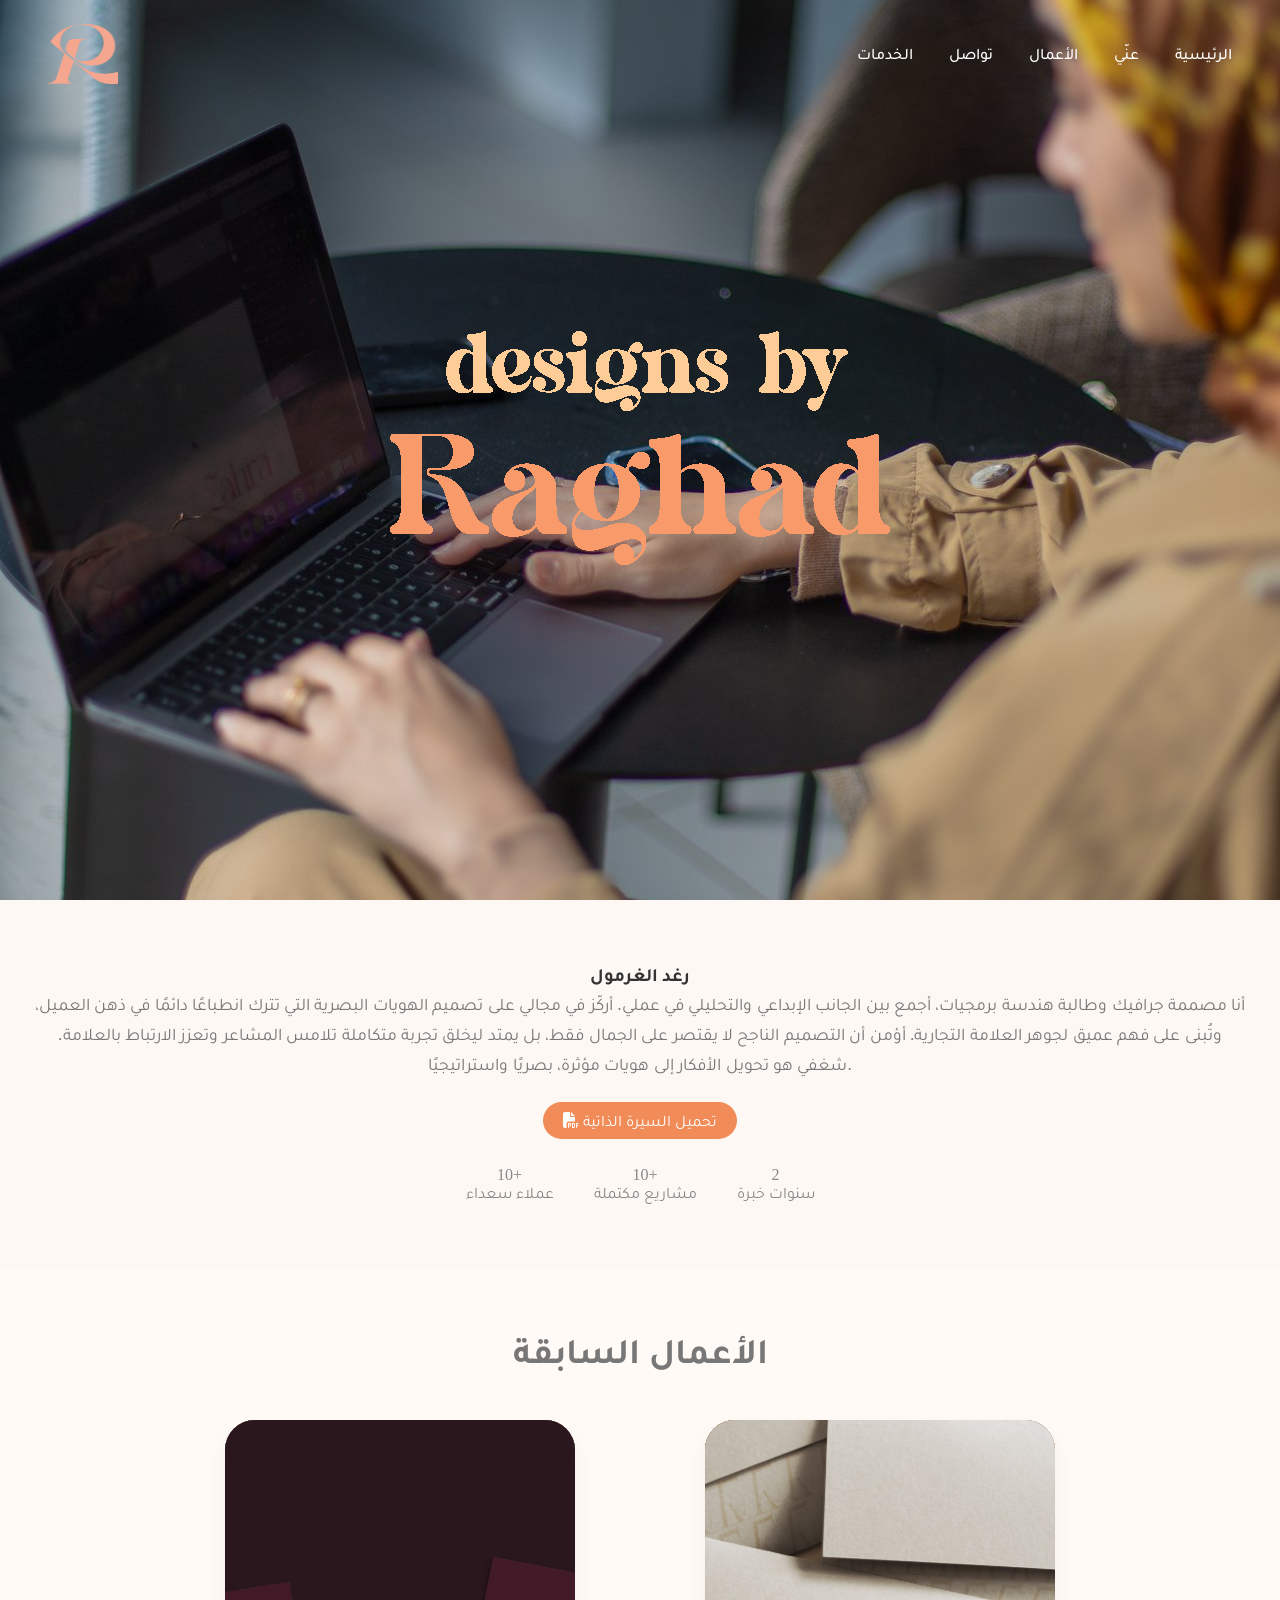
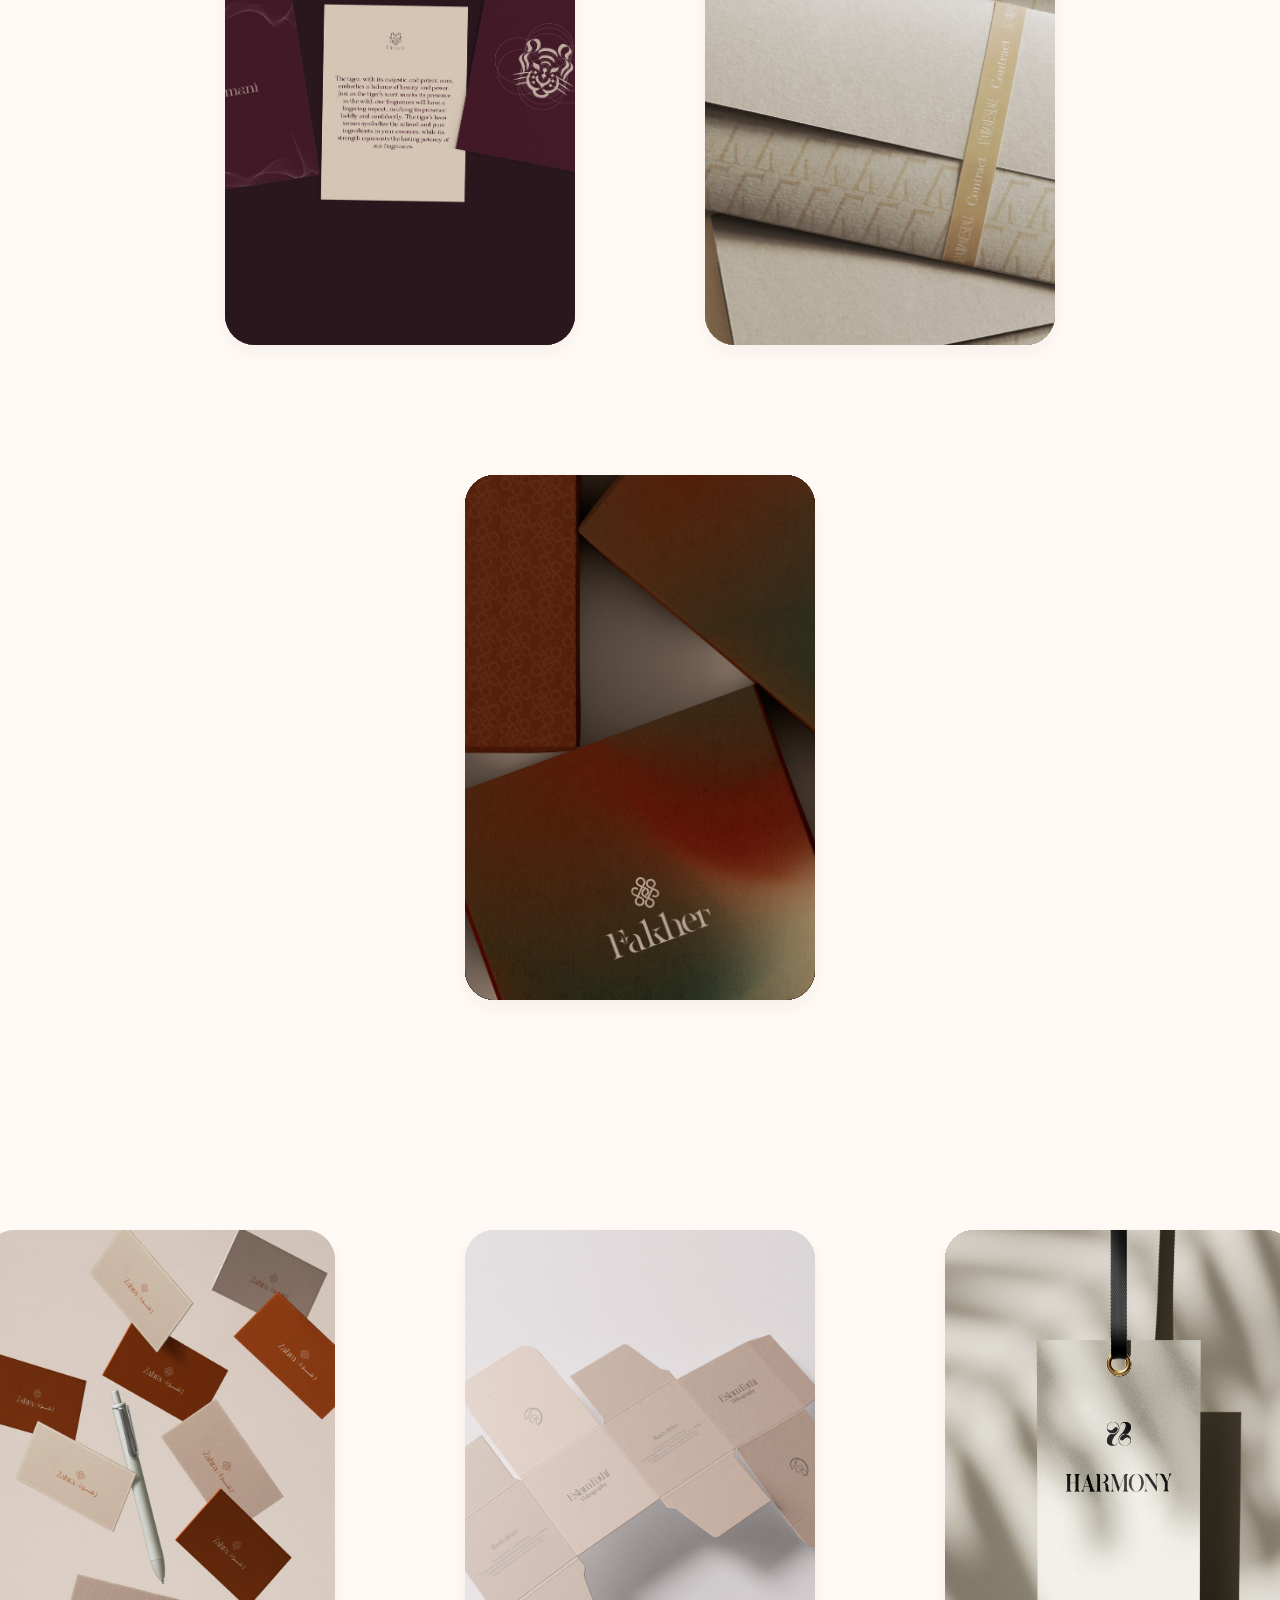
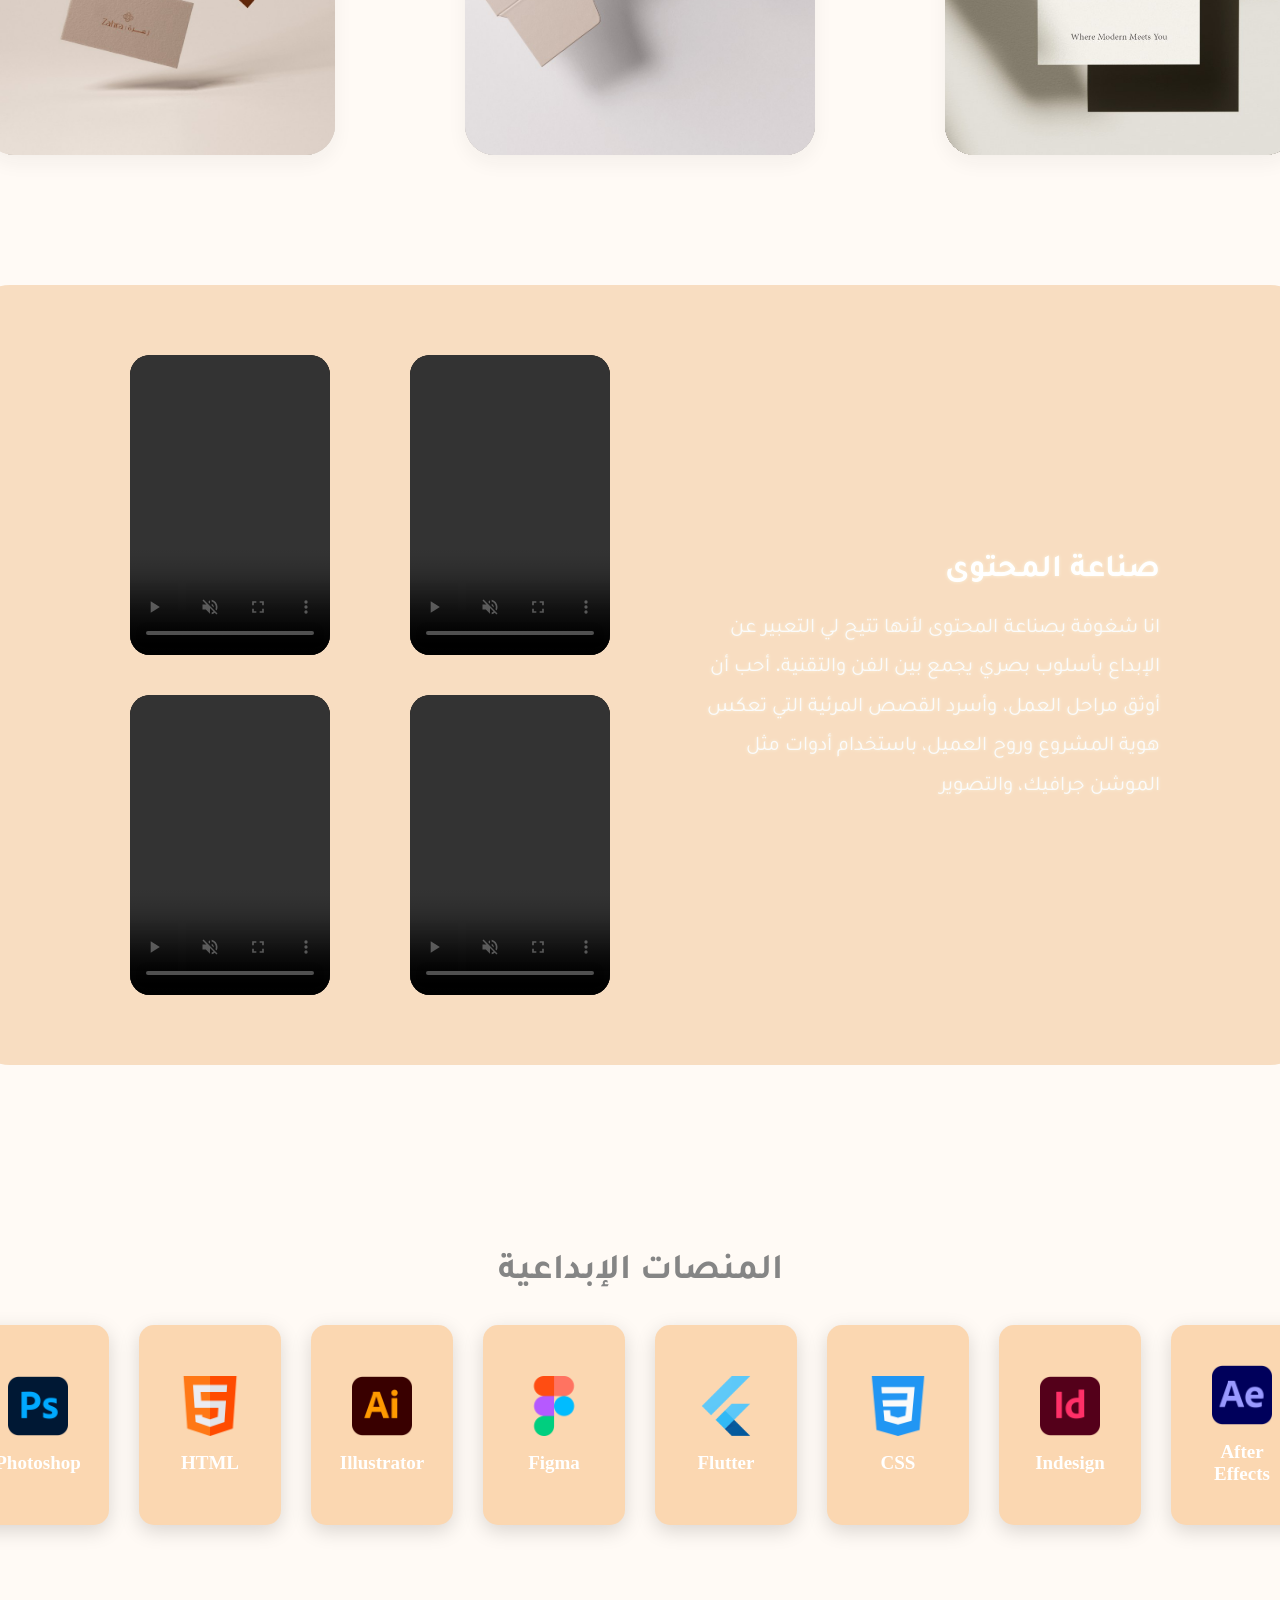
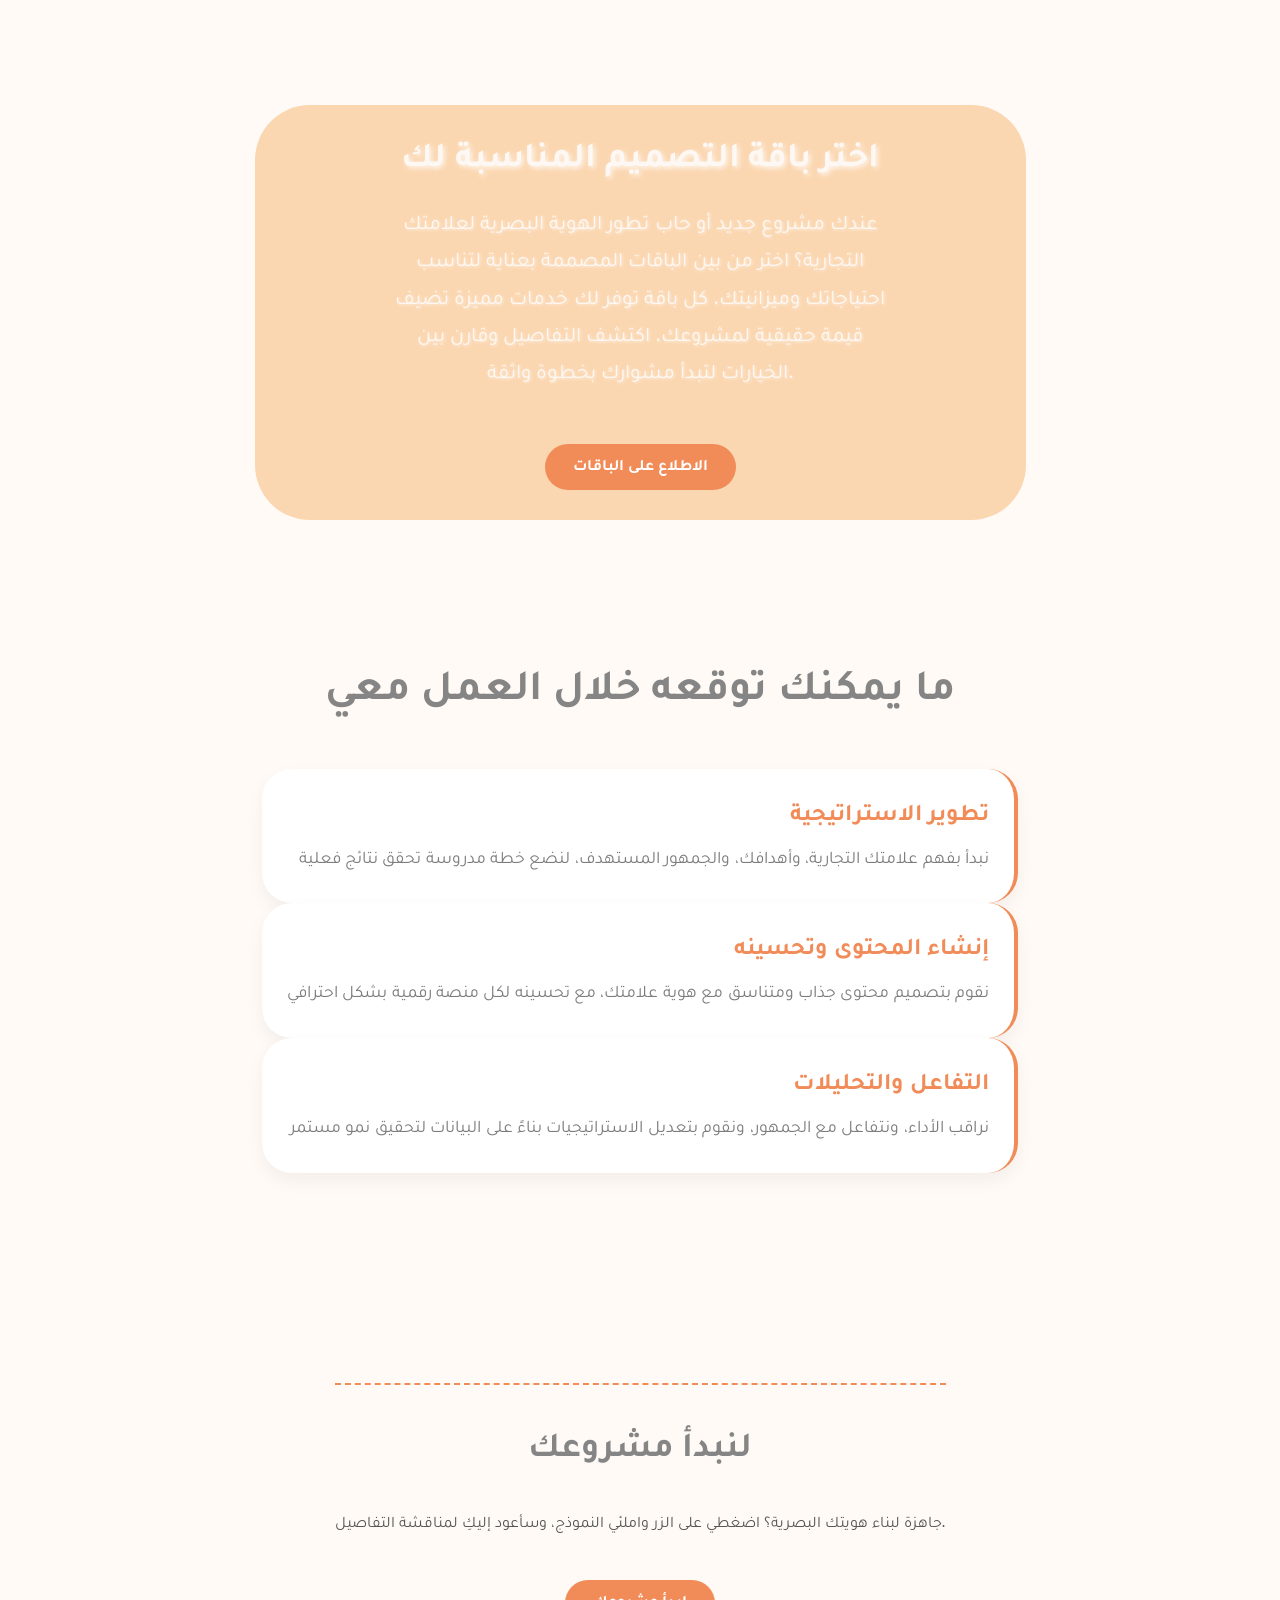
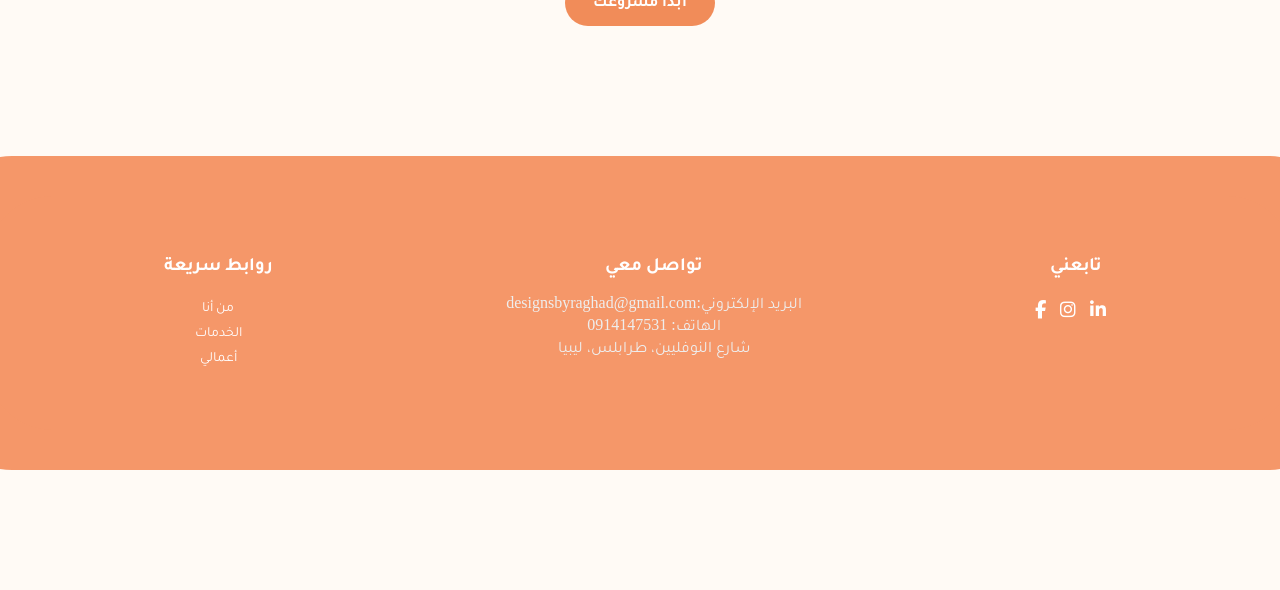
<file: index.html>
<!DOCTYPE html>
<html lang="ar">

<head>
  <meta charset="UTF-8">
  <meta name="viewport" content="width=device-width, initial-scale=1.0">
  <title>رغد الغرمول | مصممة جرافيك — DesignsbyRaghad</title>
  <meta name="description" content="رغد الغرمول — مصممة جرافيك متخصصة في تصميم الهويات البصرية للعلامات التجارية. اطّلعي على أعمالي وابدئي مشروعك.">
  <!-- Social preview (after deploy, change og:image to the full https URL of the image) -->
  <meta property="og:title" content="رغد الغرمول | مصممة جرافيك — DesignsbyRaghad">
  <meta property="og:description" content="تصميم هويات بصرية تترك انطباعًا دائمًا. اطّلعي على أعمالي وابدئي مشروعك.">
  <meta property="og:image" content="images/Untitled-1.png">
  <meta property="og:type" content="website">
  <link rel="stylesheet" href="styles.css">
  <link rel="stylesheet" href="https://cdnjs.cloudflare.com/ajax/libs/font-awesome/6.5.0/css/all.min.css">
<link href="https://fonts.googleapis.com/css2?family=Tajawal:wght@400;700&display=swap" rel="stylesheet">
</head>

<body>
<header class="topbar">
  <div class="logo">
    <img src="images/Untitled-2.png" alt="شعار الموقع">

  </div>
  <nav id="main-nav">
    <a href="#hero">الرئيسية</a>
    <a href="#about">عنّي</a>
    <a href="#portfolio">الأعمال</a>
    <a href="#contact">تواصل</a>
    <a href="#packages-section">الخدمات</a>

  </nav>
  <button class="nav-toggle" id="nav-toggle" aria-label="فتح القائمة" aria-expanded="false" aria-controls="main-nav">
    <span></span>
    <span></span>
    <span></span>
  </button>
</header>

    <!-- all your sections go here -->
  <!-- Hero Section -->
   
  <section id="hero" class="hero-banner">
    <div class="hero-content">
      <div class="logo_hero">
        <img src="images/Untitled-1.png" alt="شعار الموقع">
      </div>
    </div>
  </section>

  <section id="about" class="about-section">
    <div class="about-container">
      <div class="about-image">
      </div>
      <div class="about-text">
        <h3>رغد الغرمول</h3>
        <p>
          أنا مصممة جرافيك وطالبة هندسة برمجيات، أجمع بين الجانب الإبداعي والتحليلي في عملي. أركّز في مجالي على تصميم
          الهويات البصرية التي تترك انطباعًا دائمًا في ذهن العميل، وتُبنى على فهم عميق لجوهر العلامة التجارية. أؤمن أن
          التصميم الناجح لا يقتصر على الجمال فقط، بل يمتد ليخلق تجربة متكاملة تلامس المشاعر وتعزز الارتباط بالعلامة.
          شغفي هو تحويل الأفكار إلى هويات مؤثرة، بصريًا واستراتيجيًا. </p>
        <a href="Screenshot 2025-05-29 at 7.11.15 PM.pdf" class="pdf-button">
          <i class="fas fa-file-pdf"></i> 
          تحميل السيرة الذاتية
                  </a>
                <div class="about-stats">
            <div>
              
              10+
              <br>
              عملاء سعداء
            
            </div>
            <div>
              
              10+
              
              <br
              >مشاريع مكتملة</div>
            <div>
              2
              <br>سنوات خبرة
            </div>
          </div>
      </div>
    </div>
  </section>


  <section id=portfolio class="projects-section">

    <div class="past-work-title">
    <h1>الأعمال السابقة</h1>
    </div>


    <div class="projects-grid">

      <div class="project-box">
        <div class="slideshow-container">
          <!-- Slide images for project 1 -->
          <div class="slide fade"><img src="images/himani/himani logomark.png" /></div>
          <div class="slide fade"><img src="images/himani/himani card 1.jpg" /></div>
          <div class="slide fade"><img src="images/himani/himani box 1.jpg" /></div>
          <div class="slide fade"><img src="images/himani/box 4.jpg" /></div>
          <div class="slide fade"><img src="images/himani/3 Postcard Mockups.jpg" /></div>

        </div>
        <p class="description">تصميم عبوة منتج Himani
          تم تصميم هوية Himani لتعكس الفخامة الهادئة والغموض الراقي من خلال لون عنابي عميق، ورمزية النمر التي تجسّد
          القوة والتميّز بلمسة عصرية بسيطة
        </p>
      </div>

      <div class="project-box">
        <div class="slideshow-container">
          <!-- Slide images for project 2 -->
          <div class="slide fade"><img src="images/najla and islam/ee.png" loading="lazy" /></div>
          <div class="slide fade"><img src="images/najla and islam/1.jpg"  loading="lazy"/></div>
          <div class="slide fade"><img src="images/najla and islam/5.png" loading="lazy"/></div>
          <div class="slide fade"><img src="images/najla and islam/3.jpg"loading="lazy"/></div>
          <div class="slide fade"><img src="images/najla and islam/4.jpg" loading="lazy"/></div>
          <div class="slide fade"><img src="images/najla and islam/3.jpg" loading="lazy"/></div>
          <div class="slide fade"><img src="images/najla and islam/9.jpg" loading="lazy"/></div>
          <div class="slide fade"><img src="images/najla and islam/10.png" loading="lazy"/></div>
          <div class="slide fade"><img src="images/najla and islam/11.jpg" loading="lazy"/></div>


        </div>
        <p class="description">تم تصميم هوية Najla & Eslam لتعكس ذوقًا فنيًا راقياً وأنيقًا يجمع بين الحداثة
          والرومانسية، باستخدام ألوان ترابية وخط طباعي مميز يعكس شخصيتهما كعلامة فوتوغرافية راقية ومتفردة</p>
      </div>

      <div class="project-box">
        <div class="slideshow-container">
          <!-- Slide images for project 3 -->
          <div class="slide fade"><img src="images/fakher/888.jpg" loading="lazy"/></div>
          <div class="slide fade"><img src="images/fakher/1111.jpg" loading="lazy"/></div>
          <div class="slide fade"><img src="images/fakher/3333.jpg" loading="lazy"/></div>
          <div class="slide fade"><img src="images/fakher/5555.jpg" loading="lazy"/></div>
          <div class="slide fade"><img src="images/fakher/6666.png" loading="lazy"/></div>
          <div class="slide fade"><img src="images/fakher/6777.jpg" loading="lazy"/></div>

          <div class="slide fade"><img src="images/fakher/33333.jpg" loading="lazy"/></div>
          <div class="slide fade"><img src="images/fakher/44444.jpg" loading="lazy"/></div>
          <div class="slide fade"><img src="images/fakher/222222.jpg" loading="lazy"/></div>

        </div>
        <p class="description">تم تصميم هوية Fakher لتعكس طابعاً فاخراً ودافئاً يجمع بين البساطة والرقي، باستخدام تدرجات
          داكنة ونقوش ناعمة تعبر عن أصالة المنتج وتمنح تجربة بصرية أنيقة وغامضة</p>
      </div>



      <section class="projects-section">
        <div class="projects-grid">

          <div class="project-box">
            <div class="slideshow-container">
              <!-- Slide images for project 1 -->
              <div class="slide fade"><img src="images/zahra/2.3.png" loading="lazy"/></div>
              <div class="slide fade"><img src="images/zahra/2.6.jpg" loading="lazy"/></div>
              <div class="slide fade"><img src="images/zahra/DSS.jpg" loading="lazy"/></div>

            </div>
            <p class="description"> تم تصميم هوية Zahra لتعكس الرقة والأنوثة من خلال ألوان دافئة وخط ناعم يجمع بين
              العربي واللاتيني، مع رمز زهري بسيط يعبّر عن الجمال الطبيعي والاهتمام بالتفاصيل</p>
          </div>

          <div class="project-box">
            <div class="slideshow-container">
              <!-- Slide images for project 2 -->
              <div class="slide fade"><img src="images/eslam/logo .png" loading="lazy" /></div>
              <div class="slide fade"><img src="images/eslam/eslam b card 2_.jpg" loading="lazy"/></div>
              <div class="slide fade"><img src="images/eslam/eslam b card 2_.jpg" loading="lazy"/></div>
              <div class="slide fade"><img src="images/eslam/eslam box_.jpg" loading="lazy"/></div>
              <div class="slide fade"><img src="images/eslam/eslam flash.png" loading="lazy"/></div>
              <div class="slide fade"><img src="images/eslam/mc.jpg" loading="lazy"/></div>

            </div>
            <p class="description">تم تصميم هوية Eslam Fathi بأسلوب ناعم وراقٍ يعكس الاحترافية والهدوء، من خلال استخدام
              ألوان حيادية وشعار خطي أنيق يبرز الطابع الفني لصانع الأفلام</p>
          </div>

          <div class="project-box">
            <div class="slideshow-container">
              <!-- Slide images for project 3 -->
              <div class="slide fade"><img src="images/harmony/bo.jpg" loading="lazy"/></div>
              <div class="slide fade"><img src="images/harmony/box  harmony copy.png" loading="lazy"/></div>
              <div class="slide fade"><img src="images/harmony/box harmony 2.jpg" loading="lazy"/></div>
              <div class="slide fade"><img src="images/harmony/boxes harmony.jpg" loading="lazy" /></div>
              <div class="slide fade"><img src="images/harmony/d.jpg" loading="lazy"/></div>
              <div class="slide fade"><img src="images/harmony/harmony card.jpg" loading="lazy"/></div>

              <div class="slide fade"><img src="images/harmony/harmony tag.jpg" loading="lazy"/></div>
              <div class="slide fade"><img src="images/harmony/harmony with shadow.jpg" loading="lazy"/></div>
              <div class="slide fade"><img src="images/harmony/Screenshot 2024-10-12 at 12.46.05 AM.jpg" loading="lazy"/></div>


            </div>
            <p class="description">تم تصميم هوية Eslam Fathi بأسلوب ناعم وراقٍ يعكس الاحترافية والهدوء، من خلال استخدام
              ألوان حيادية وشعار خطي أنيق يبرز الطابع الفني لصانع الأفلام</p>
          </div>








          <!-- Updated Video Showcase -->
          <section class="video-showcase" data-aos="fade-up">
            <div class="video-grid">
              <div class="phone-frame">
                <video controls autoplay muted loop>
                  <source src="images/copy_84C3EAAC-58D9-4607-92FA-13ABE4C4A8EF.mp4" type="video/mp4">
                </video>
              </div>
              <div class="phone-frame">
                <video controls autoplay muted loop>
                  <source src="images/copy_620C9C34-3C72-4466-899D-819E73AB4112 copy.mp4" type="video/mp4">
                </video>
              </div>
              <div class="phone-frame">
                <video controls autoplay muted loop>
                  <source src="images/copy_B043ACD1-3E34-445D-9911-CB0FAE8F16E0.mp4" type="video/mp4">
                </video>
              </div>
              <div class="phone-frame">
                <video controls autoplay muted loop>
                  <source src="images/copy_EE608FB5-1A75-4870-BC92-0D08F1DCF5B6.mp4" type="video/mp4">
                </video>
              </div>
            </div>
            <div class="content-text">
              <h2>صناعة المحتوى</h2>
              <p>انا شغوفة بصناعة المحتوى لأنها تتيح لي التعبير عن الإبداع بأسلوب بصري يجمع بين الفن والتقنية. أحب أن
                أوثق مراحل العمل، وأسرد القصص المرئية التي تعكس هوية المشروع وروح العميل، باستخدام أدوات مثل الموشن
                جرافيك، والتصوير </p>
            </div>
          </section>

<!-- skills section -->
<section class="skills-section">
  <div class="skills-section-title">
    <h2>المنصات الإبداعية</h2>
  </div>
  <div class="skills-container">

    <!-- Photoshop -->
    <div class="skill-card">
      <div class="card-inner">
        <div class="card-front">
          <div class="icon-top">
            <img src="images/skill logos/photoshop.png" alt="Photoshop" class="icon-img">
          </div>
          <h3>Photoshop</h3>
        </div>
        <div class="card-back">
          <p>تحرير الصور باحترافية وتصميم عناصر الهويات البصرية والبوسترات الإبداعية.</p>
        </div>
      </div>
    </div>

    <!-- HTML -->
    <div class="skill-card">
      <div class="card-inner">
        <div class="card-front">
          <div class="icon-top">
            <img src="images/skill logos/html.png" alt="HTML" class="icon-img">
          </div>
          <h3>HTML</h3>
        </div>
        <div class="card-back">
          <p>كتابة هيكل صفحات الويب بطريقة منظمة ومتوافقة مع أفضل ممارسات التطوير.</p>
        </div>
      </div>
    </div>

    <!-- Illustrator -->
    <div class="skill-card">
      <div class="card-inner">
        <div class="card-front">
          <div class="icon-top">
            <img src="images/skill logos/illustrator.png" alt="Illustrator" class="icon-img">
          </div>
          <div class="title-bottom">
            <h3>Illustrator</h3>
          </div>
        </div>
        <div class="card-back">
          <p>تصميم الشعارات والرسومات المتجهة بدقة عالية لهويات بصرية احترافية.</p>
        </div>
      </div>
    </div>

    <!-- Figma -->
    <div class="skill-card">
      <div class="card-inner">
        <div class="card-front">
          <div class="icon-top">
            <img src="images/skill logos/figma.png" alt="Figma" class="icon-img">
          </div>
          <div class="title-bottom">
            <h3>Figma</h3>
          </div>
        </div>
        <div class="card-back">
          <p>تصميم واجهات المستخدم UI/UX وبناء نماذج تفاعلية تسهّل عرض الأفكار.</p>
        </div>
      </div>
    </div>

    <!-- Flutter -->
    <div class="skill-card">
      <div class="card-inner">
        <div class="card-front">
          <div class="icon-top">
            <img src="images/skill logos/flutter-logo-sharing.png" alt="Flutter" class="icon-img">
          </div>
          <div class="title-bottom">
            <h3>Flutter</h3>
          </div>
        </div>
        <div class="card-back">
          <p>بناء تطبيقات موبايل متجاوبة باستخدام Flutter وDart لتجربة سلسة.</p>
        </div>
      </div>
    </div>

    <!-- CSS -->
    <div class="skill-card">
      <div class="card-inner">
        <div class="card-front">
          <div class="icon-top">
            <img src="images/skill logos/css-3.png" alt="CSS" class="icon-img">
          </div>
          <div class="title-bottom">
            <h3>CSS</h3>
          </div>
        </div>
        <div class="card-back">
          <p>تنسيق صفحات الويب باحترافية لتحقيق مظهر جذاب ومتجاوب على جميع الأجهزة.</p>
        </div>
      </div>
    </div>

    <!-- InDesign -->
    <div class="skill-card">
      <div class="card-inner">
        <div class="card-front">
          <div class="icon-top">
            <img src="images/skill logos/indesign.png" alt="Indesign" class="icon-img">
          </div>
          <div class="title-bottom">
            <h3>Indesign</h3>
          </div>
        </div>
        <div class="card-back">
          <p>تصميم المجلات والبروشورات وملفات العرض بأسلوب أنيق ومنظم للطباعة.</p>
        </div>
      </div>
    </div>

    <!-- After Effects -->
    <div class="skill-card">
      <div class="card-inner">
        <div class="card-front">
          <div class="icon-top">
            <img src="images/skill logos/after-effects.png" alt="After Effects" class="icon-img">
          </div>
          <div class="title-bottom">
            <h3>After Effects</h3>
          </div>
        </div>
        <div class="card-back">
          <p>إنشاء موشن جرافيك احترافي وتحريك عناصر التصميم بلمسة إبداعية جذابة.</p>
        </div>
      </div>
    </div>
    
</section>

<section id="packages-section" class="design-packages-text-intro">
  <!-- الزر في اليسار -->

  <!-- النص في اليمين -->
  <div class="text-content">
    <h2>اختر باقة التصميم المناسبة لك</h2>
    <p>
      عندك مشروع جديد أو حاب تطور الهوية البصرية لعلامتك التجارية؟  
      اختر من بين الباقات المصممة بعناية
       لتناسب احتياجاتك وميزانيتك.  
      كل باقة توفر لك خدمات مميزة تضيف قيمة حقيقية لمشروعك.  
      اكتشف التفاصيل وقارن بين الخيارات لتبدأ مشوارك بخطوة واثقة.
    </p>
  </div>

  <div class="packages-button">
    <a href="package1.html" class="btn book-call">الاطلاع على الباقات</a>
  </div>

</section>
<!-- <section>

<div class="packages-button">

              <a href="#contact" class="btn book-call">احجز جلسة استشارية</a>



</div>

</section> -->


<!-- work process  -->
          <section class="work-process-section">
            <h2 class="section-title"> ما يمكنك توقعه خلال العمل معي</h2>
            <div class="work-step">
              <h3>تطوير الاستراتيجية </h3>
              <p>نبدأ بفهم علامتك التجارية، وأهدافك، والجمهور المستهدف، لنضع خطة مدروسة تحقق نتائج فعلية</p>
            </div>
            <div class="work-step">
              <h3>إنشاء المحتوى وتحسينه </h3>
              <p>نقوم بتصميم محتوى جذاب ومتناسق مع هوية علامتك، مع تحسينه لكل منصة رقمية بشكل احترافي</p>
            </div>
            <div class="work-step">
              <h3>التفاعل والتحليلات </h3>
              <p>نراقب الأداء، ونتفاعل مع الجمهور، ونقوم بتعديل الاستراتيجيات بناءً على البيانات لتحقيق نمو مستمر</p>
            </div>

          </section>


<!-- Contact Section (leads go to the Odoo form) -->
<section id="contact" class="contact-section">
  <div class="call-to-action">
    <h2>لنبدأ مشروعك</h2>
    <p class="note">
      جاهزة لبناء هويتك البصرية؟ اضغطي على الزر واملئي النموذج، وسأعود إليكِ لمناقشة التفاصيل.
    </p>
    <!-- زر التواصل موصول بنموذج Odoo مع وسم المصدر (portfolio) لتتبّع مصدر العميل -->
    <a href="https://edu-slt.odoo.com/services?utm_source=portfolio&utm_medium=website" class="btn book-call" target="_blank" rel="noopener">ابدأ مشروعك</a>
  </div>
</section>


<section class="footer">
  <footer class="footer">
    <div class="footer-container">

      <!-- الروابط السريعة -->
      <div class="footer-column">
        <h3>روابط سريعة</h3>
        <ul>
          <li><a href="#about">من أنا</a></li>
          <li><a href="#services">الخدمات</a></li>
          <li><a href="#portfolio">أعمالي</a></li>
        </ul>
      </div>

      <!-- معلومات التواصل -->
      <div class="footer-column">
        <h3>تواصل معي</h3>
        <p>designsbyraghad@gmail.com:البريد الإلكتروني </p>
        <p>الهاتف: 0914147531</p>
        <p>شارع النوفليين، طرابلس، ليبيا</p>
      </div>

      <!-- وسائل التواصل الاجتماعي -->
      <div class="footer-column">
        <h3>تابعني</h3>
        <div class="social-icons">
          <a href="https://www.facebook.com/share/19gzvvCXbX/?mibextid=wwXIfr"><i class="fab fa-facebook-f"></i></a>
          <a href="https://www.instagram.com/designsbyraghad?igsh=MTM1amcyNnMxZmZzYQ%3D%3D&utm_source=qr"><i class="fab fa-instagram"></i></a>
          <a href="https://www.linkedin.com/in/raghad-elgharmool-823266227?utm_source=share&utm_campaign=share_via&utm_content=profile&utm_medium=ios_app"><i class="fab fa-linkedin-in"></i></a>
        </div>
      </div>

    </div>
  </footer>
</section>

<div class="nav-backdrop" id="nav-backdrop"></div>

<script>
  (function () {
    var toggle = document.getElementById('nav-toggle');
    var nav = document.getElementById('main-nav');
    var backdrop = document.getElementById('nav-backdrop');

    function closeNav() {
      nav.classList.remove('open');
      toggle.classList.remove('open');
      backdrop.classList.remove('open');
      toggle.setAttribute('aria-expanded', 'false');
      document.body.classList.remove('nav-open');
    }

    function toggleNav() {
      var isOpen = nav.classList.toggle('open');
      toggle.classList.toggle('open', isOpen);
      backdrop.classList.toggle('open', isOpen);
      toggle.setAttribute('aria-expanded', String(isOpen));
      document.body.classList.toggle('nav-open', isOpen);
    }

    toggle.addEventListener('click', toggleNav);
    backdrop.addEventListener('click', closeNav);
    nav.querySelectorAll('a').forEach(function (link) {
      link.addEventListener('click', closeNav);
    });
  })();
</script>

</body>

</html>
</file>
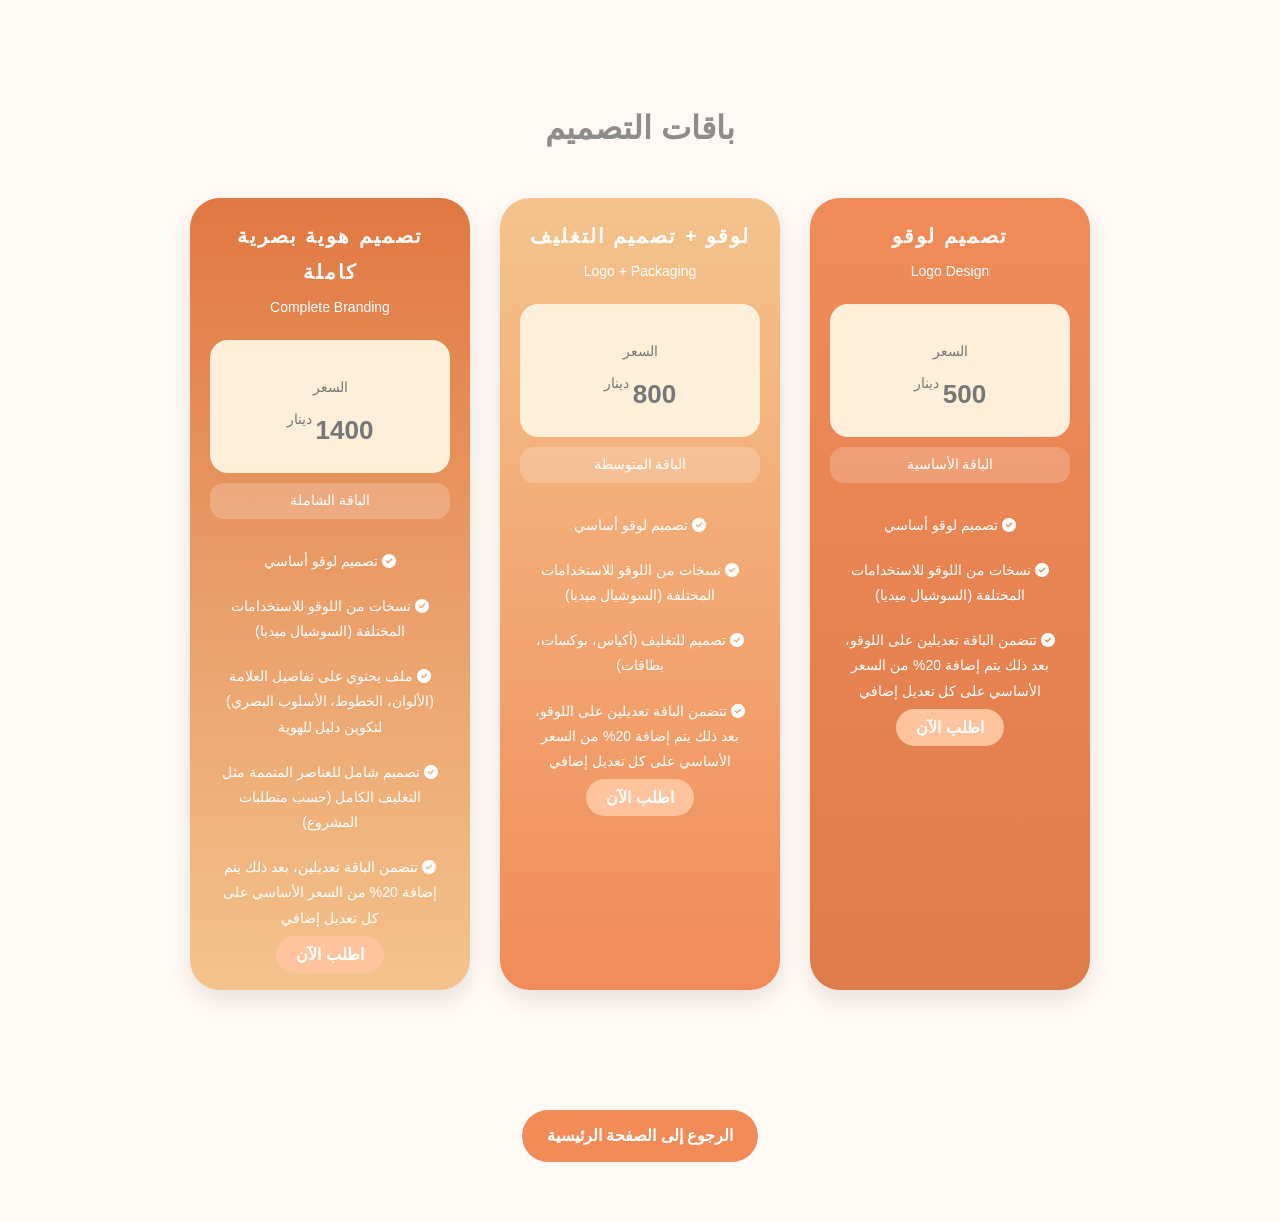
<file: package1.html>
<!DOCTYPE html>
<html lang="ar">
<head>
  <meta charset="UTF-8">
  <meta name="viewport" content="width=device-width, initial-scale=1.0">
  <title>باقات التصميم</title>
  <link rel="stylesheet" href="styles2.css">
  <link rel="stylesheet" href="https://cdnjs.cloudflare.com/ajax/libs/font-awesome/6.5.0/css/all.min.css">
</head>
<body>

<section  class="pricing-section">
  <h2 class="pricing-title">باقات التصميم</h2>
  <div class="pricing-container">

    <!-- Basic Package -->
    <div class="pricing-card basic">
      <h3>تصميم لوقو</h3>
      <p class="subtext">Logo Design</p>
      <div class="price"><span>السعر</span> <br> <strong>500</strong><small> دينار</small></div>
      <p class="tagline">الباقة الأساسية</p>
      <ul>
        <li><i class="fas fa-check-circle"></i> تصميم لوقو أساسي</li>
        <li><i class="fas fa-check-circle"></i> نسخات من اللوقو للاستخدامات المختلفة (السوشيال ميديا)</li>
        <li><i class="fas fa-check-circle"></i> تتضمن الباقة تعديلين على اللوقو، بعد ذلك يتم إضافة 20% من السعر الأساسي على كل تعديل إضافي</li>
      </ul>
      <a href="#" class="btn">اطلب الآن</a>
    </div>

    <!-- Standard Package -->
    <div class="pricing-card standard">
      <h3>لوقو + تصميم التغليف</h3>
      <p class="subtext">Logo + Packaging</p>
      <div class="price"><span>السعر</span> <br> <strong>800</strong><small> دينار</small></div>
      <p class="tagline">الباقة المتوسطة</p>
      <ul>
        <li><i class="fas fa-check-circle"></i> تصميم لوقو أساسي</li>
        <li><i class="fas fa-check-circle"></i> نسخات من اللوقو للاستخدامات المختلفة (السوشيال ميديا)</li>
        <li><i class="fas fa-check-circle"></i> تصميم للتغليف (أكياس، بوكسات، بطاقات)</li>
        <li><i class="fas fa-check-circle"></i> تتضمن الباقة تعديلين على اللوقو، بعد ذلك يتم إضافة 20% من السعر الأساسي على كل تعديل إضافي</li>
      </ul>
      <a href="#" class="btn">اطلب الآن</a>
    </div>

    <!-- Premium Package -->
    <div class="pricing-card premium">
      <h3>تصميم هوية بصرية كاملة</h3>
      <p class="subtext">Complete Branding</p>
      <div class="price"><span>السعر</span> <br> <strong>1400</strong><small> دينار</small></div>
      <p class="tagline">الباقة الشاملة</p>
      <ul>
        <li><i class="fas fa-check-circle"></i> تصميم لوقو أساسي</li>
        <li><i class="fas fa-check-circle"></i> نسخات من اللوقو للاستخدامات المختلفة (السوشيال ميديا)</li>
        <li><i class="fas fa-check-circle"></i> ملف يحتوي على تفاصيل العلامة (الألوان، الخطوط، الأسلوب البصري) لتكوين دليل للهوية</li>
        <li><i class="fas fa-check-circle"></i> تصميم شامل للعناصر المتممة مثل التغليف الكامل (حسب متطلبات المشروع)</li>
        <li><i class="fas fa-check-circle"></i> تتضمن الباقة تعديلين، بعد ذلك يتم إضافة 20% من السعر الأساسي على كل تعديل إضافي</li>
      </ul>
      <a href="#" class="btn">اطلب الآن</a>
    </div>




  </div>
</section>


<section>

<div class="back-to-main">
  <a href="index.html#packages-section">  الرجوع إلى الصفحة الرئيسية</a>
</div>


</section>

</body>
</html>
</file>
<file: styles.css>
/* Reset and Base */
* {
  box-sizing: border-box;
  margin: 0;
  padding: 0;
}
html {
  overflow-x: hidden;
}
body {
  font-family: 'Playfair Display', serif, 'Tajawal' ;
 min-height: 100vh;
  display: flex;
  flex-direction: column;
  color: #333;
  overflow-x: hidden;
  width: 100%;
}

img, video {
  max-width: 100%;
  height: auto;
}



@font-face {
  font-family: 'NaveidArabic';
  src: url('typography/AligarhArabicFREEPERSONALUSE-ExtraBold.otf') format('opentype');
  font-weight: normal;
  font-style: normal;
}/* Hero Banner */
/* هذا الجزء مسؤول على البانر اللي في بداية الصفحة */







.hero-banner {
              background-image: url('images/IMG_2189.jpg'); /* الصورة الخلفية - حط الصورة اللي تبيها */
              background-size: cover; /* تخلي الصورة تعبي الخلفية كلها */
              background-position: center; /* يخلي الصورة تتركز في الوسط */
              display: flex; /* باش نقدر نرتب العناصر اللي داخل */
              align-items: center; /* يخلي المحتوى في نص العمود */
              color: white; /* اللون الافتراضي للنصوص */
              text-align: center; /* يخلي النصوص تيجي في الوسط */
            }

            /* نفس الكلاس متكرر - الأفضل تدمجهم مع بعض */
            /* هنا نكمل التنسيق ونحط ارتفاع البانر */
            .hero-banner {
              justify-content: center; /* يخلي المحتوى في نص الصف */
              height: 100vh; /* يخلي البانر ياخذ ارتفاع الشاشة بالكامل */
            }

            /* تنسيق شعارك اللي داخل البانر */
            .hero-content .logo img {
              width: 90px; /* العرض متاع الشعار */
              height: 90px; /* الطول متاع الشعار */
            }

            .logo_hero img {
              width: min(500px, 60vw);
              height: auto;
            }

            /* تنسيق الشعار اللي فوق في التوب بار  */
            .logo img {
              height: 60px; 
              width: 70px; 
            }

.topbar {
          position: absolute; /* يخلي التوب بار فوق المحتوى، بس  يثبت لما تنزل */
          top: 0;
          left: 0;
          width: 100%;
          background: transparent; /* make it see-through */
          padding: 24px 48px;

            display: flex;
          justify-content: space-between;
          align-items: center;
          z-index: 1; 
          /* makes the topbar on top */
           /* مهم باش ما يغطيه شي ثاني من الصفحة */

        }

       

        .topbar nav a {
          margin-left: 2rem;
          text-decoration: none;
          color: white; /* important for visibility */
          font-weight: 500;
          transition: 0.3s;  /* يخلي التغيير في اللون يصير ناعم مش فجأة */
        }

        .topbar nav a:hover {
          color: #f18c59; /* لون يوضح وقت التفاعل */
}

        .nav-toggle {
          display: none;
          flex-direction: column;
          justify-content: center;
          align-items: center;
          gap: 5px;
          width: 40px;
          height: 40px;
          background: transparent;
          border: none;
          cursor: pointer;
          z-index: 30;
          padding: 0;
        }

        .nav-toggle span {
          display: block;
          width: 26px;
          height: 3px;
          background: #fff;
          border-radius: 2px;
          transition: transform 0.3s ease, opacity 0.3s ease;
        }

        .nav-toggle.open span:nth-child(1) {
          transform: translateY(8px) rotate(45deg);
        }

        .nav-toggle.open span:nth-child(2) {
          opacity: 0;
        }

        .nav-toggle.open span:nth-child(3) {
          transform: translateY(-8px) rotate(-45deg);
        }

        .nav-backdrop {
          display: none;
          position: fixed;
          inset: 0;
          background: rgba(0, 0, 0, 0.4);
          z-index: 15;
          opacity: 0;
          transition: opacity 0.3s ease;
        }

        .nav-backdrop.open {
          display: block;
          opacity: 1;
        }

        body.nav-open {
          overflow: hidden;
        }



  






.about-section {
          background-color: #fdf8f4;
          padding: 4rem 2rem;
          text-align: center; /* center everything by default */
        }
        .elevated {
          background-color: #fffaf5; /* your beige color */
          margin-top: -80px;  /* يرفع السيكشن لفوق شوي باش يدخل شوية فوق البانر مثلاً */
          padding: 60px 30px;
          border-radius: 30px;
          /* z-index: 10;
          position: relative; */
        }

        */
        /* .about-text h2 {
          font-size: 1.5rem;
          margin-bottom: 0.3rem;
        } */

        .about-text h3 {
          font-size: 2.5rem;
          font-weight: bold;
          margin-bottom: 1rem;
          color:dimgray;
          font-family: 'Aligarh', sans-serif;
          font-family: MyCustomFont;
        }

        .about-text p {
          font-size: 1.1rem;
          line-height: 1.7;
          margin-bottom: 2rem;
          color:#777;


        }

        .about-stats {
                     /* تخليهم بحدا بعض بدل من فوق بعض  */

          display: flex; 
          justify-content: center;
          gap: 2.5rem;
          flex-wrap: wrap;
          margin-top: 32px;
          color:#888;

        }




.video-showcase {
        background-color: #f8ddc1;
        padding: 40px 130px;
        display: flex;       /* يخلي الفيديو والنص جنب بعض */
        align-items: center;              /* يخلي المحتوى في نص الخط العمودي */
        border-radius: 40px;
        box-shadow: 0 20px 20px  rgba(0, 0, 0, 0) ;
      }
      .video-grid {
        display: grid;                                 /* استخدام grid لتنظيم الفيديوات */
        grid-template-columns: repeat(2, 240px);       /* عمودين، كل واحد 240px */
        grid-gap: 40px;                                /* المسافة بين الفيديوات */
        padding: 30px;
      }
      .phone-frame {
        width: 200px;
        height: 300px;
        border-radius: 20px;
        overflow: hidden;
        box-shadow: 0 20px 20px rgba(0, 0, 0, 0);
        
        background: #000;
      }
      .phone-frame video {
        width: 100%;
        height: 100%;
        object-fit:contain;
      }
      .content-text {
        max-width: 500px; 
        padding: 20px;
        text-align: right;
        /* for the text glow effect  */
        text-shadow: 0 0 3.5px rgb(251, 244, 223); 

  


      }
      .content-text h2 {
        font-size: 2rem;
        color: #ffffff;
        margin-bottom: 15px;

      }
      .content-text p {
        font-size: 1.3rem;
        color: #fbfbfb;
        line-height: 1.9;
      }
      
.projects-section {
        text-align: center;
        padding: 60px 40px;
        background-color: #fffaf5;
      }
      .past-work-title{

      color: #777;
       font-size: 1.5rem;


      }

      .projects-grid {
        /* makes the slides beside each other not in a row */
        display: flex;
        justify-content: center;
        flex-wrap: wrap;
         /* flex-wrap: wrap allows the items to wrap onto new lines on smaller screens. */
        gap: 130px;
        margin-top: 40px;
      }

      
      .project-box {
        border-radius: 30px;
        /* Ensures that anything inside the box that exceeds its boundaries  gets clipped/cut off. */
        overflow: hidden;

        transition: transform 0.4s , box-shadow 0.4s;
        /* transform and box-shadow will change over 0.4 seconds with an ease */
        /* This is what makes the hover animation feel smooth when the card “lifts up.” */
        width: 350px;
        /* Combined with aspect-ratio, this defines the shape of the box. */
        aspect-ratio: 4 / 6;
        background-color: #fff;
        box-shadow: 0 8px 20px rgba(40, 39, 39, 0.05);
        display: flex;
        flex-direction: column;
        /* Turns the box into a Flexbox container. */
        /* arranges child elements vertically from top to bottom */
      }

      .project-box:hover {
        transform: translateY(-13px) scale(1.10);
          /* وقت ما تمرر الماوس على البوكس، يطلع لفوق 13px ويكبر بنسبة 10% */
          box-shadow: 0 20px 40px rgba(0, 0, 0, 0.2);
            /* يزيد من قوة الظل باش يبين إنه طالع من الشاشة، يعطيه تأثير 3D خفيف */

      }

     .slideshow-container {
              width: 100%;
              height: 100%;
              position: relative;

  /* ضروري باش نقدر نحط الصور داخله بـ position: absolute؛
     يعني الصور تنحط فوق بعض وداخل نفس الحاوية */

            }

/* 
            	لأن 
              .slideshow-container فيها position: relative، توا absolute معناها إن كل .slide راح ينحط فوق بعضه داخلها.
		هذا مهم باش نقدر نتحكم في ظهور كل صورة بوقتها. */

            .slide {
              position: absolute;    /* يخلي كل سلايد (صورة أو فيديو) يركب فوق الثاني داخل الـ .slideshow-container */
              width: 100%;
              height: 100%;  /* يخلي السلايد يعبي الحاوية بالكامل، من العرض والطول */
              animation: fadeAnimation 12s infinite;   /* يشغل أنيميشن اسمه fadeAnimation لمدة 12 ثانية ويعاود من جديد طول الوقت */

            }

            .slide img {
              width: 100%;
              height: 100%;
              object-fit: cover;
                /*  تخلي الصورة تغطي الإطار بالكامل حتى لو تضطر تقص منها شوي */

            }

            /* Description under each slideshow */
            .description {
              max-height: 0;     /* يخلي النص مخفي لأنه ما عنداش ارتفاع – يبدأ مسكر */

              font-size: small;
              color: #777;
              overflow: hidden;
              opacity: 0;
              transition: all 0.5s ease;
              padding: 0 10px; /* horizontal padding only */
            }
            .project-box:hover .description {
              /* هذا السطر يعني: لما تمرر الماوس على .project-box، يتم تطبيق هذه الخصائص على العنصر اللي داخله وعنده الكلاس .description */
              max-height: 500px; /* enough height to show full content */
              opacity: 1;
                /* يظهر النص (كان مخفي بـ opacity: 0)، توا يولي ظاهر بالكامل */
             
                padding: 15px 10px; /* restore vertical padding */
            }


.slideshow-container:hover .slide {
              /* توقف الأنيميشن وقت ما يوقف الماوس على  */
                animation-play-state: paused;
              }


            .slide:nth-child(1) { animation-delay: 0s; }
            .slide:nth-child(2) { animation-delay: 4s; }
            .slide:nth-child(3) { animation-delay: 8s; }
            .slide:nth-child(4) { animation-delay: 12s; }
             /* .slide:nth-child(5) { animation-delay: 16s; }
              .slide:nth-child(6) { animation-delay: 20s; }
            .slide:nth-child(7) { animation-delay: 24s; }
            .slide:nth-child(8) { animation-delay: 28s; }
            .slide:nth-child(9) { animation-delay: 32s; }
             .slide:nth-child(10) { animation-delay: 36; }
 */


            	/* 	كل سلايد  يتبدل بالتسلسل كل 4 ثواني. */
	/* 	وهكي يصير عندك سلايدر أوتوماتيكي ناعم يبدل الصور واحدة بواحدة. */


            @keyframes fadeAnimation {
              /* @keyframes in CSS is a rule used to
               create animations by defining how an 
               element’s styles should change at specific
                points during the animation timeline. */
              0% { opacity: 0; }
              /* Fading in */
              8% { opacity: 1; }
              /* Fully visible */
              33% { opacity: 1; }
              /* Fading out (opacity transitions from 1 to 0)*/
              41% { opacity: 0; }
              
              /* Hidden until animation loops again */
              100% { opacity: 0; }
            }
.pdf-button {


          margin-top: 20px;
          padding: 10px 20px;
          background-color: #f18c59; 
          color: #fff;
          border-radius: 20px;
          text-decoration: none;   	/* Removes the default underline that <a> tags usually have. */
          font-size: 16px;
        }
       
        .pdf-button:hover {
          background-color:#f8ddc1;
                    transition: background-color 0.3s;

        }
/* Footer Styles */




.skills-section {
              padding: 50px 20px;
              background-color: #fffaf5;
              text-align: center;
            }

            .skills-container {
              display: flex;
              
              gap: 30px;
              margin-top: 30px;

            }

            .skills-section-title{

              color: #858585;
              font-size: 24px;



            }

            .skill-card {
              width: 142px;
              height: 200px;
              perspective: 1000px;
            }

            .icon-img {
              width: 60px;
              margin-bottom: 12px;
            }

            .card-inner {
              width: 100%;
              height: 100%;
              transition: transform 0.6s;  /* يخلي الحركة (الدوران) تكون سلسة وتدوم 0.6 ثانية */
              transform-style: preserve-3d; /* ضروري باش يحافظ على الشكل الثلاثي الأبعاد وقت يقلب */
            }

            .skill-card:hover .card-inner {
            transform: rotateY(180deg); /* لما تحط الماوس على الكرت، يقلبه من اليمين لليسار بزاوية 180 درجة */
            }

            .card-front, .card-back {
              position: absolute;  /* يثبتهم فوق بعض داخل الكرت باش ينقلبو */
              width: 100%;
              height: 100%;
              border-radius: 20px;
              backface-visibility: hidden;   /* يخلي الوجه الخلفي ما يبانش وقت ما يكون مدور */
              align-items: center;
              justify-content: center;
              padding: 15px;
              color: white;
              box-shadow: 0 6px 20px rgba(0, 0, 0, 0.15);
            }
            .card-front {
              display: flex;
              flex-direction: column;
              background-color: #fbd7b1;
              border-radius: 15px;
              padding: 20px;
            }

            .card-back {
              display: flex;                 
              background-color: #f18c59;
              transform: rotateY(180deg);
              width: 100%;
              border-radius: 15px;
            }

            
            .title-bottom {
              font-size: 18px;
              color: #ffffff;
            text-align: center;    



              
            }

            .card-front h3 {
              font-size: 19px;
            }

            .card-back p {
              font-size: 14px;
              line-height: 1.6;
            }



/* footer */
.footer {
            background-color: #f59769;
            color: #eee;
            width: 100%;
            height:   100%;
              padding: 40px 40px;
              border-radius: 65px;


          }

         .footer-column li, .footer-column a {
            font-size: 14px;
            color: #fffdfd;
            text-decoration: none;
            line-height: 1.8;
            list-style: none;
          }

         

          .footer-container {
            display:flex;
            justify-content: space-around;
            margin: auto;
            padding: 0 20px;
            position: relative;
            
            
          }

          .footer-column {
            margin: 20px;
          }

          .footer-column h3 {
            margin-bottom: 15px;
            color: #fff;
            font-family: 'Tajawal';
          }

          .footer-column h2.footer-logo {
            font-size: 24px;
            color: #fff;
            margin-bottom: 10px;
          }


          /* icons design */
          .social-icons a {
            margin-right: 10px;
            color: #ffffff;
            font-size: 18px;
            transition: color 0.3s ease;
          }

          .social-icons a:hover {
            color: #fff;
          }






.work-process-section {

            background-color: #fffaf5;
            padding: 20px 20px;
            padding-top: 10px;

          }

          .section-title {
            font-size: 2.7rem;
            color: #858585;
            margin-bottom: 50px;
            font-weight: bold;
          }

          .work-step {
            background-color: #ffffff;
            border-right: 4px solid #f18c59;
            padding: 30px 25px;
            padding-bottom: 30px;
            border-radius: 30px;
            box-shadow: 0 8px 18px rgba(0, 0, 0, 0.05);
            transition: transform 0.3s ease;
            text-align: right;
          }

          .work-step:hover {
            transform: translateY(-5px);
          }

          .work-step h3 {
            font-size: 1.5rem;
            color: #f18c59;
            margin-bottom: 10px;
            font-weight: bold;
          }

          .work-step p {
            font-size: 1.1rem;
            color: #7c7c7c;
            line-height: 1.8;
          }

          .call-to-action {
            margin-top: 60px;
            padding-top: 40px;
            border-top: 2px dashed #f18c59;
          }

          .call-to-action h2 {
            font-size: 2.2rem;
            color: #858585;
            margin-bottom: 15px;
            font-weight: bold;
          }

          .note {
            font-size: 1rem;
            color: #555;
              padding-top: 20px;
            margin-bottom: 15px;
            line-height: 1.7;
          }

          .btn.book-call {
            background-color: #f18c59;
            color: white;
            text-decoration: none;
            margin-top: 30px;
            padding: 12px 28px;
            border-radius: 30px;
            font-weight: bold;
            transition: background-color 0.3s ease;
            display: inline-block;
          }

          .btn.book-call:hover {
            background-color: #f8ddc1;
          }

          /* Responsive */
          @media (max-width: 768px) {
            .work-step {
              text-align: center;
              border-right: none;
              border-bottom: 4px solid #e88d83;
            }

            .work-step h3 {
              font-size: 1.3rem;
            }

            .section-title,
            .call-to-action h2 {
              font-size: 2rem;
            }
          }

        

.packages-button{
                    align-content: center;
                              padding-top: 140px;
                              padding-bottom: 10px;
                    /* margin-top: 100px; */
                      padding-bottom: 0px;


                    justify-content: center;
                    align-items: center;

                  } 
                  .design-packages-text-intro {
                    background-color: #fbd7b1;
                    border-radius: 55px;
                    padding: 30px 30px;
                    display: flex;
                    gap: 20px;
                    flex-wrap: wrap;
                  }

                  /* محتوى النص */
                  .text-content {
                    flex: 1;
                    color: #fdf8f4;
                    text-shadow: 1px 1px 3px rgba(255, 255, 255, 0.6);
                  }

                  .text-content h2 {
                    font-size: 2.2rem;
                    margin-bottom: 20px;
                    
                    text-shadow: 2px 2px 5px rgba(255, 255, 255, 0.8);
                  }

                  .text-content p {
                    font-size: 1.3rem;
                    line-height: 1.8;
                    max-width: 500px;
                    margin: 0 auto;
                    margin-bottom: 2px;
                  }

                  /* الزر */
                  .packages-button {
                    padding-top: 2px;
                    width: 100%; /* يجعل الزر يأخذ صف لحاله */
                  }

                  .packages-button .btn {
                    background-color: #f18c59;
                    color: #fff;
                    font-size: 16px;
                    border-radius: 30px;
                    text-decoration: none;
                    transition: background-color 0.3s ease, transform 0.2s ease;
                  }

                  .packages-button .btn:hover {
                    background-color: #f8ddc1;
                    transform: scale(1.05);
}

/* ==========================================================================
   Responsive / Mobile
   ========================================================================== */

/* Tablets and small laptops */
@media (max-width: 1024px) {
  .video-showcase {
    padding: 40px 50px;
  }

  .projects-grid {
    gap: 50px;
  }
}

/* Tablets / large phones - nav collapses into hamburger menu here */
@media (max-width: 860px) {
  .topbar {
    padding: 20px 24px;
  }

  .nav-toggle {
    display: flex;
  }

  .topbar nav {
    position: fixed;
    top: 0;
    right: 0;
    height: 100vh;
    height: 100dvh;
    width: min(78vw, 300px);
    margin: 0;
    padding: 100px 2rem 2rem;
    background: rgba(30, 26, 23, 0.97);
    flex-direction: column;
    align-items: flex-start;
    gap: 1.75rem;
    transform: translateX(100%);
    transition: transform 0.35s ease;
    z-index: 20;
  }

  .topbar nav.open {
    transform: translateX(0);
  }

  .topbar nav a {
    margin-left: 0;
    font-size: 1.15rem;
  }
}

/* Phones */
@media (max-width: 768px) {
  .hero-banner {
    height: 100vh;
    height: 100dvh;
  }

  .about-section {
    padding: 3rem 1.25rem;
  }

  .about-text h3 {
    font-size: 1.8rem;
  }

  .about-text p {
    font-size: 1rem;
  }

  .about-stats {
    gap: 1.5rem;
  }

  .projects-section {
    padding: 40px 20px;
  }

  .projects-grid {
    gap: 30px;
  }

  .project-box {
    width: 100%;
    max-width: 380px;
  }

  /* Hover-only descriptions don't work on touch devices, so show them by default */
  .description {
    max-height: none;
    opacity: 1;
    padding: 15px 10px;
  }

  .video-showcase {
    flex-direction: column;
    padding: 30px 20px;
    gap: 20px;
  }

  .video-grid {
    grid-template-columns: repeat(2, minmax(120px, 1fr));
    gap: 16px;
    padding: 0;
    width: 100%;
    max-width: 420px;
  }

  .phone-frame {
    width: 100%;
    height: auto;
    aspect-ratio: 2 / 3;
  }

  .content-text {
    max-width: 100%;
    text-align: center;
    padding: 0;
  }

  .content-text h2 {
    font-size: 1.6rem;
  }

  .content-text p {
    font-size: 1.05rem;
  }

  .skills-section {
    padding: 40px 16px;
  }

  .skills-container {
    flex-wrap: wrap;
    justify-content: center;
    gap: 18px;
  }

  .skill-card {
    width: 120px;
    height: 170px;
  }

  .design-packages-text-intro {
    padding: 30px 20px;
    border-radius: 30px;
    text-align: center;
    justify-content: center;
  }

  .text-content h2 {
    font-size: 1.7rem;
  }

  .text-content p {
    font-size: 1.05rem;
  }

  .packages-button {
    padding-top: 20px;
  }

  .work-process-section {
    padding: 30px 16px;
  }

  .footer {
    border-radius: 30px;
    padding: 30px 20px;
  }

  .footer-container {
    flex-direction: column;
    align-items: center;
    text-align: center;
  }

  .footer-column {
    margin: 12px 0;
  }

  .call-to-action h2 {
    font-size: 1.7rem;
  }
}

/* Small phones */
@media (max-width: 480px) {
  .topbar {
    padding: 16px 18px;
  }

  .logo img {
    width: 56px;
    height: 48px;
  }

  .logo_hero img {
    width: 75vw;
  }

  .about-text h3 {
    font-size: 1.5rem;
  }

  .about-stats {
    gap: 1rem;
    font-size: 0.95rem;
  }

  .project-box {
    aspect-ratio: 3 / 4;
  }

  .video-grid {
    grid-template-columns: repeat(2, minmax(100px, 1fr));
    gap: 12px;
  }

  .skill-card {
    width: 100px;
    height: 150px;
  }

  .icon-img {
    width: 44px;
  }

  .section-title,
  .call-to-action h2,
  .text-content h2 {
    font-size: 1.5rem;
  }
}
</file>
<file: styles2.css>
/* Reset */
* {
  margin: 0;
  padding: 0;
  box-sizing: border-box;
}

html {
  overflow-x: hidden;
}

body {
  font-family: 'Cairo', sans-serif;
  background-color: #fffaf5;
  color: #333;
  line-height: 1.8;
  direction: rtl;
  text-align: right;
  padding: 40px 20px;
  overflow-x: hidden;
}

/* Package Detail Section */
.package-detail {
  padding: 40px 30px;
  box-shadow: 0 10px 25px rgba(0, 0, 0, 0.1);
}

.package-detail h2 {
  font-size: 28px;
  margin-bottom: 20px;
  text-align: center;
}

.package-detail p {
  font-size: 18px;
  margin-bottom: 10px;
  color: #222;
}

.view-details {
  padding: 12px 25px;
  background-color: #f18c59;
  color: white;
  border-radius: 10px;
  font-weight: bold;
  transition: background-color 0.3s ease;
}

.view-details:hover {
  background-color: #e17843;
}

.pricing-section {
  padding: 60px 20px;
  text-align: center;
}

.pricing-title {
  font-size: 32px;
  margin-bottom: 40px;
  color: #8d8d8d;
}

.pricing-container {
  display: flex;
  justify-content: center;
  gap: 30px;
}

.pricing-card {
  width: 280px;
  background: white;
  border-radius: 30px;
  padding: 20px;
  box-shadow: 0 10px 25px rgba(0,0,0,0.1);
  transition: transform 0.3s;
}

.pricing-card:hover {
  transform: translateY(-10px);
}

.pricing-card h3 {
  font-size: 20px;
  margin-bottom: 5px;
  letter-spacing: 2px;
  color: white;
}

.pricing-card .subtext {
  font-size: 14px;
  color: white;
  margin-bottom: 20px;
}

.price {
  background: #feefdb;
  padding: 20px 10px;
  margin: 10px 0;
  border-radius: 18px;
  font-size: 26px;
  color: rgb(119, 119, 119);
}

.price span {
  font-size: 14px;
  color: rgb(119, 119, 119);
}

.price small {
  font-size: 14px;
  vertical-align: top;
}

.tagline {
  background-color: rgba(255,255,255,0.2);
  padding: 5px 0;
  font-size: 14px;
  color: white;
  border-radius: 14px;
  margin-bottom: 20px;
}

ul {
  list-style: none;
}

ul li {
  padding: 10px;
  font-size: 14px;
}


.btn {
  padding: 10px 20px;
  background-color: rgb(255, 195, 158);
  color: inherit;
  border-radius: 25px;
  font-weight: bold;
  text-decoration: none;
  transition: 0.3s;

}

.btn:hover {
  background-color: rgba(255,255,255,0.8);
}

/* Color themes with your palette */
.basic {
  background: linear-gradient(to bottom, #f18c59, #de7c4b);
  color: white;
}

.standard {
  background: linear-gradient(to bottom, #f4c38d, #f18c59);
  color: white;
}

.premium {
  background: linear-gradient(to bottom, #e17843, #f4c38d);
  color: white;
}

.back-to-main {
  display: flex;
  justify-content: center;
  align-items: center;
  margin-top: 60px;
  padding-bottom: 20px;
  
  
}

.back-to-main a {
  padding: 12px 25px;
  background-color: #f18c59;
  color: white;
  text-decoration: none;
  border-radius: 30px;
  font-weight: bold;
  transition: background-color 0.3s ease;
}

.back-to-main a:hover {
  background-color: #f4c38d;
}

/* Responsive */
@media (max-width: 900px) {
  .pricing-container {
    flex-wrap: wrap;
  }

  .pricing-card {
    width: min(320px, 100%);
  }
}

@media (max-width: 480px) {
  body {
    padding: 24px 14px;
  }

  .pricing-title {
    font-size: 26px;
  }

  .pricing-card {
    padding: 18px;
  }

  .back-to-main a {
    padding: 12px 20px;
    font-size: 14px;
  }
}
</file>
